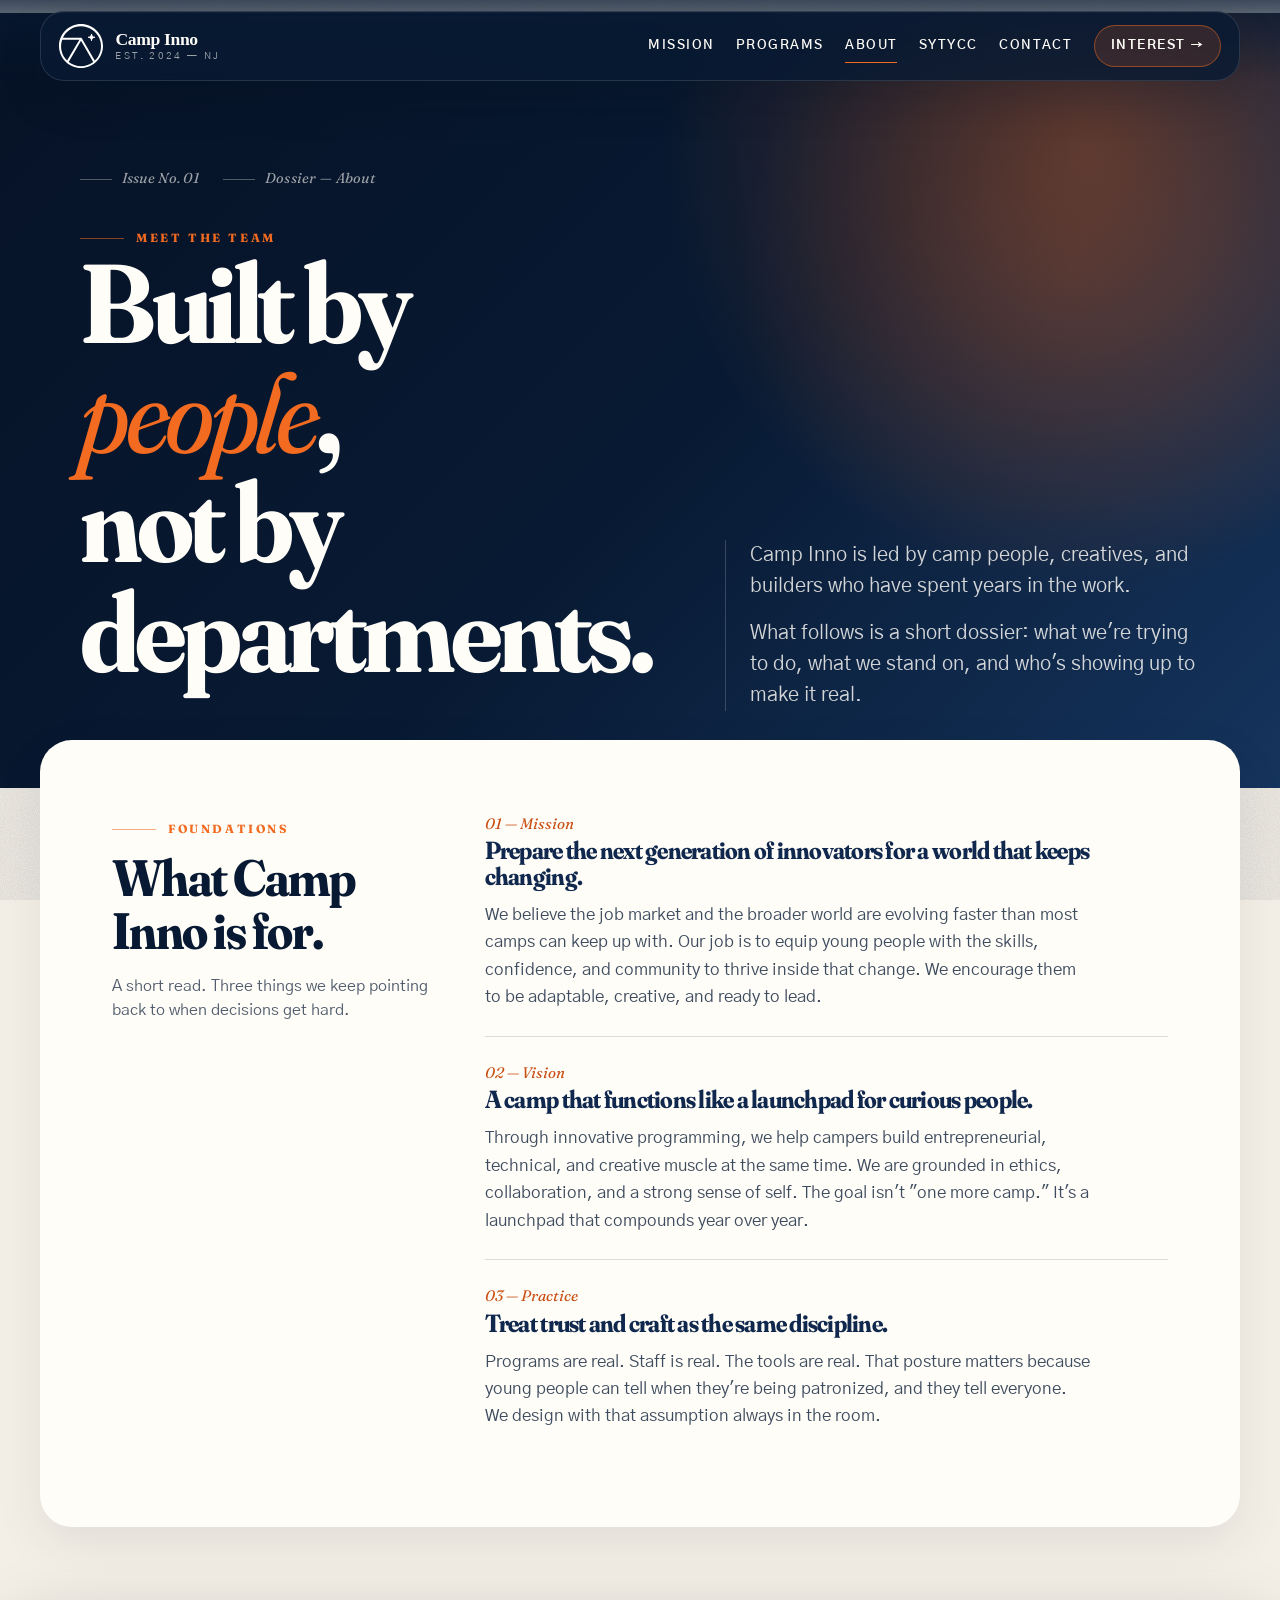
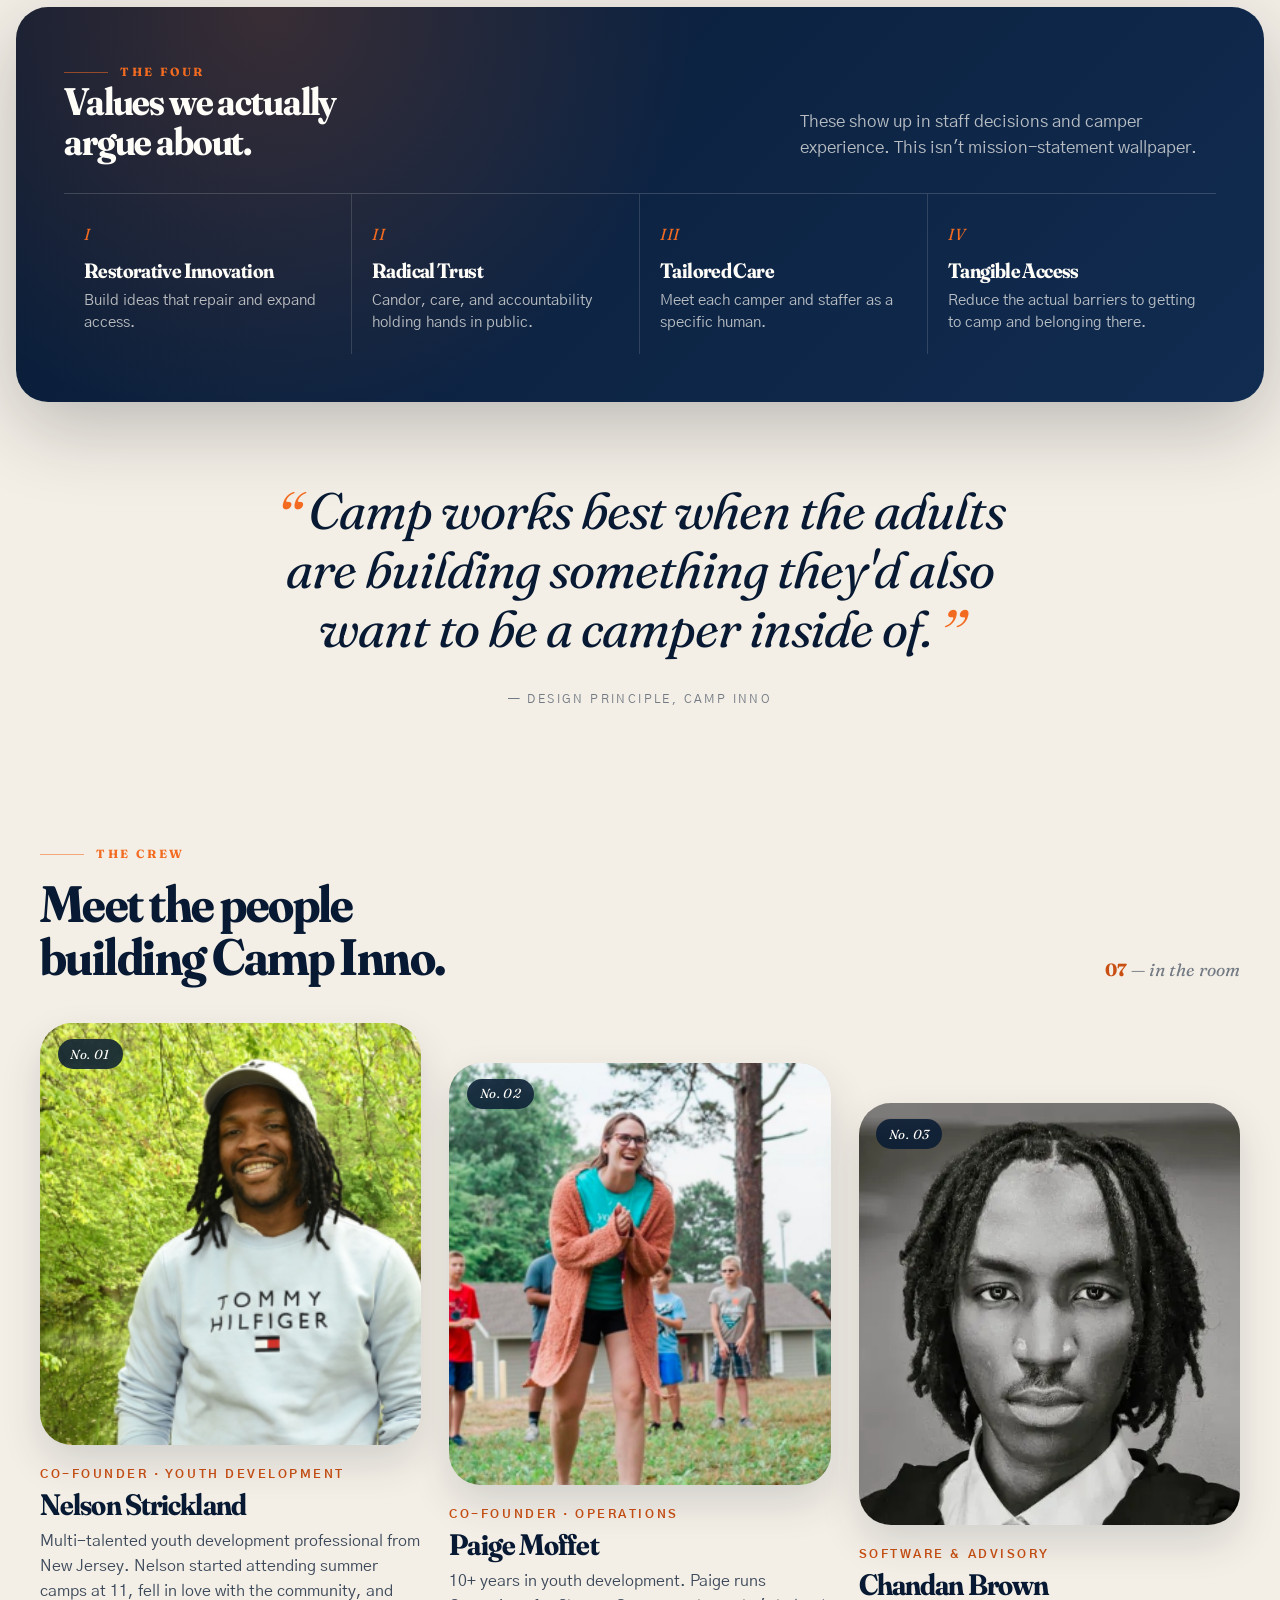
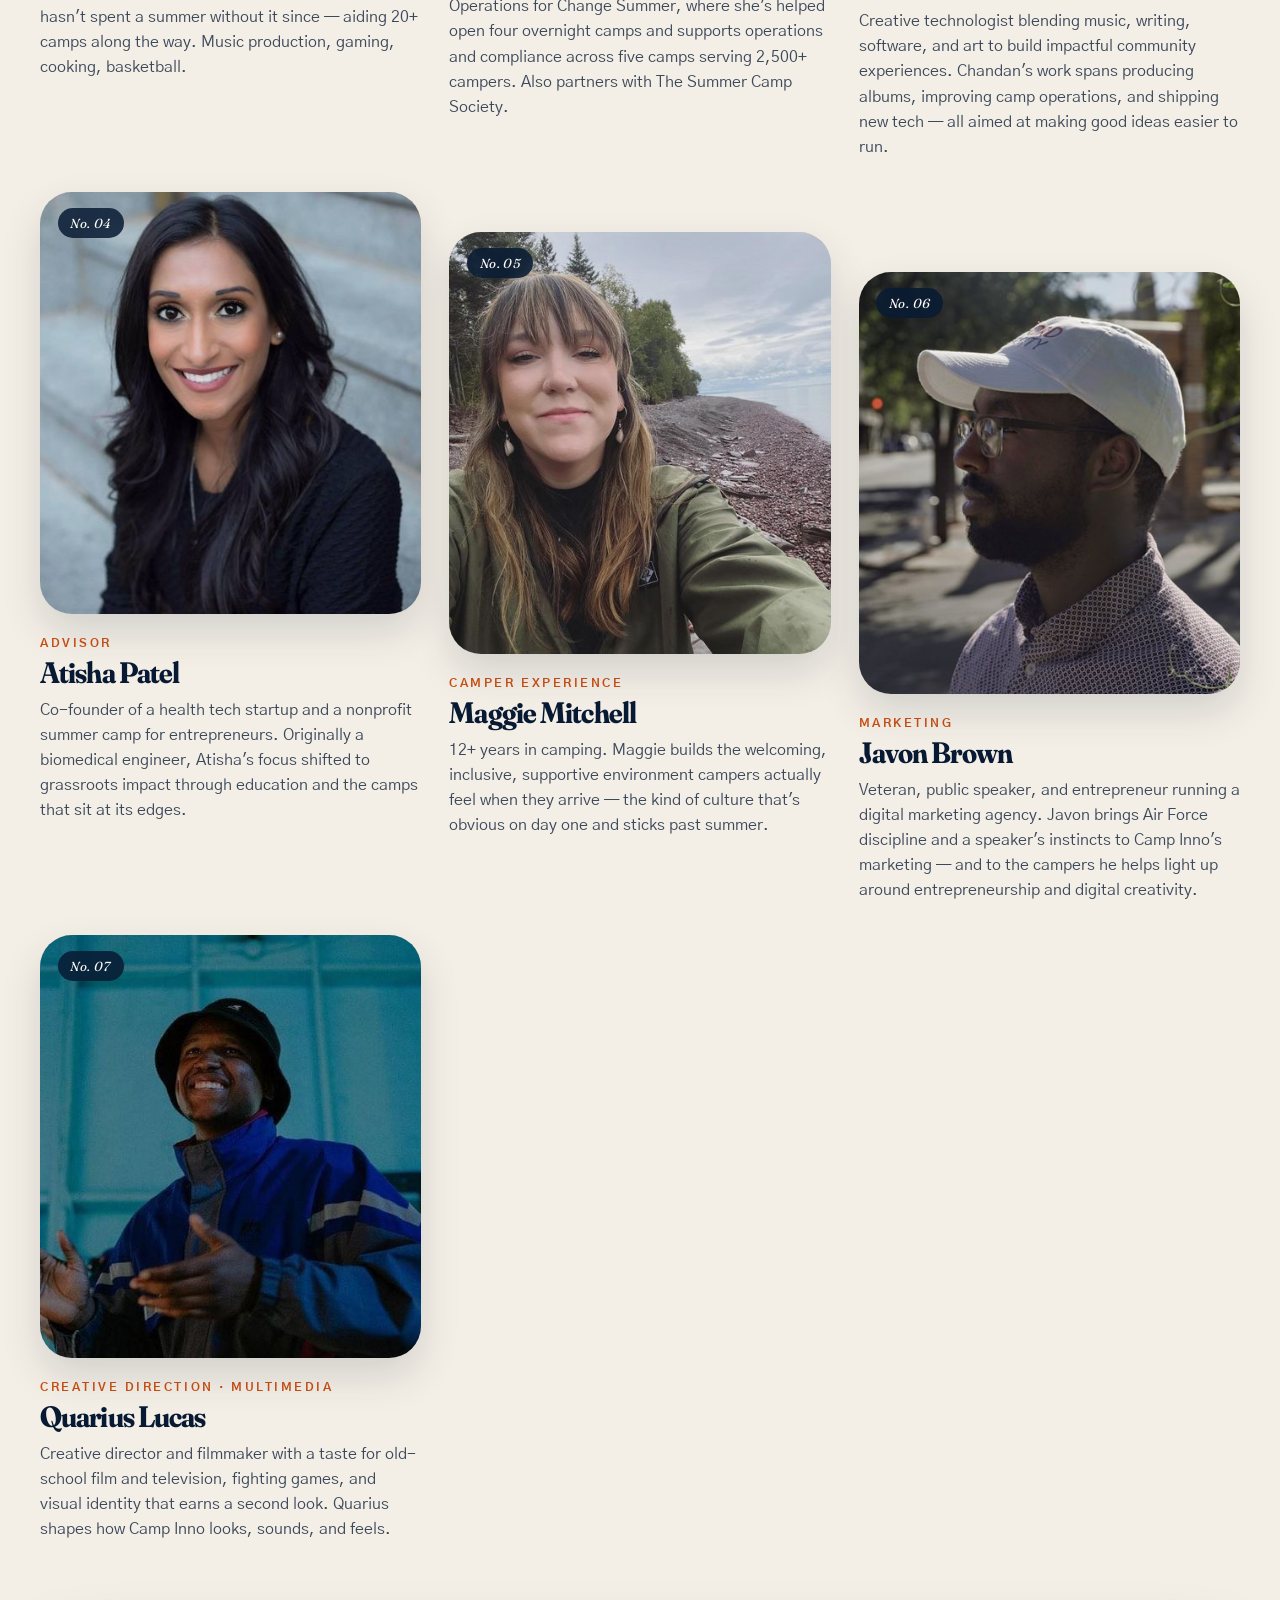
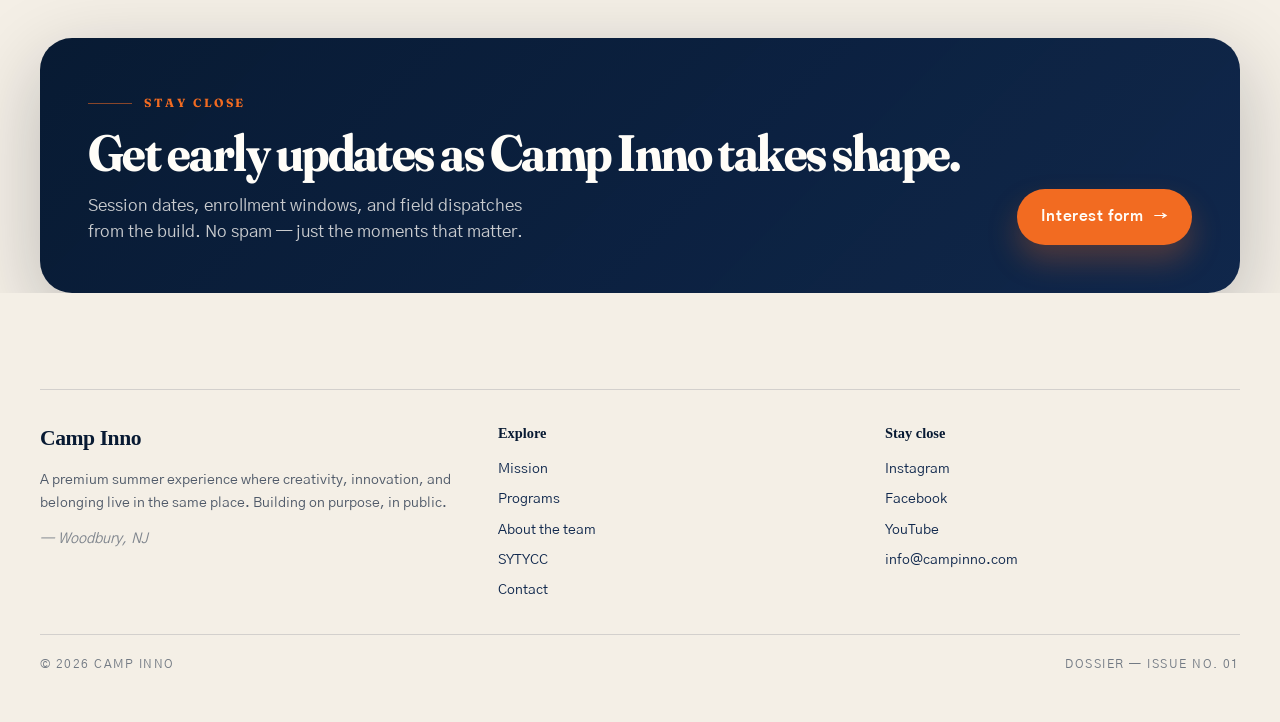
<file: docs/team.html>
<!DOCTYPE html>
<html lang="en">
<head>
  <meta charset="utf-8">
  <title>About Inno — Meet the team</title>
  <meta content="Mission, vision, and the people building Camp Inno: restorative innovation, radical trust, tailored care, and access." name="description">
  <meta content="About Inno — Meet the team" property="og:title">
  <meta content="Mission, vision, and the people building Camp Inno." property="og:description">
  <meta property="og:type" content="website">
  <meta content="summary_large_image" name="twitter:card">
  <meta content="width=device-width, initial-scale=1" name="viewport">
  <link href="images/favicon.png" rel="shortcut icon" type="image/x-icon">
  <link href="images/webclip.png" rel="apple-touch-icon">
  <link href="https://fonts.googleapis.com" rel="preconnect">
  <link href="https://fonts.gstatic.com" rel="preconnect" crossorigin="anonymous">
  <link href="https://fonts.googleapis.com/css2?family=Fraunces:ital,opsz,wght@0,9..144,300..900;1,9..144,300..900&family=Gothic+A1:wght@300;400;500;600;700&display=swap" rel="stylesheet">
  <link href="css/camp-inno.css" rel="stylesheet" type="text/css">
  <script>
    if ('IntersectionObserver' in window) {
      document.documentElement.classList.add('camp-inno-ready');
    }
  </script>
  <style>
    .camp-inno-page h1,
    .camp-inno-page h2,
    .camp-inno-page h3 {
      font-family: "Fraunces", Georgia, "Times New Roman", serif;
      font-variation-settings: "opsz" 140, "SOFT" 50;
    }
    .camp-inno-page .camp-inno-eyebrow,
    .camp-inno-page .camp-inno-marker,
    .camp-inno-page .camp-inno-team-media::after {
      font-family: "Fraunces", Georgia, serif;
    }

    /* About-page specific layouts */
    .about-hero {
      position: relative;
      padding: clamp(7rem, 12vw, 10rem) clamp(1.25rem, 5vw, 4rem) clamp(3rem, 6vw, 5rem);
      margin-top: -4.25rem;
      background:
        radial-gradient(circle at 85% 18%, rgba(242, 107, 33, 0.3), transparent 34%),
        linear-gradient(135deg, #061226 0%, var(--camp-ink) 54%, #15345d 100%);
      color: var(--camp-white);
      overflow: hidden;
      isolation: isolate;
    }
    .about-hero::after {
      content: "";
      position: absolute;
      inset: -10% -10% auto auto;
      width: 42rem;
      height: 42rem;
      background: radial-gradient(circle, rgba(242, 107, 33, 0.15), transparent 70%);
      pointer-events: none;
      z-index: -1;
    }
    .about-hero-inner {
      width: min(calc(100% - 2rem), var(--camp-max));
      margin: 0 auto;
      display: grid;
      grid-template-columns: minmax(0, 1.1fr) minmax(0, 0.9fr);
      gap: clamp(2rem, 5vw, 4.5rem);
      align-items: end;
    }
    .about-hero h1 {
      font-size: clamp(3.4rem, 9vw, 7rem);
      letter-spacing: -0.04em;
      line-height: 0.98;
      margin-bottom: 1.5rem;
      text-wrap: balance;
    }
    .about-hero h1 em {
      font-style: italic;
      color: var(--camp-orange);
      font-weight: 400;
    }
    .about-hero-meta {
      display: flex;
      gap: 1.5rem;
      margin-bottom: 2rem;
      font-family: "Fraunces", Georgia, serif;
      font-style: italic;
      font-size: 0.9rem;
      color: rgba(255, 253, 248, 0.6);
      letter-spacing: 0.02em;
    }
    .about-hero-meta span::before {
      content: "";
      display: inline-block;
      width: 2rem;
      height: 1px;
      margin-right: .6rem;
      vertical-align: middle;
      background: currentColor;
      opacity: .5;
    }
    .about-hero-lede {
      position: relative;
      padding-left: 1.5rem;
      border-left: 1px solid rgba(255, 253, 248, 0.18);
      font-size: clamp(1.05rem, 1.8vw, 1.25rem);
      line-height: 1.55;
      color: rgba(255, 253, 248, 0.82);
      max-width: 32rem;
    }
    .about-hero-lede p + p { margin-top: 1rem; }

    /* Philosophy — two-column editorial */
    .philosophy {
      position: relative;
      margin: -3rem auto 0;
      padding: clamp(2.5rem, 6vw, 4.5rem);
      background: var(--camp-white);
      border-radius: 2rem;
      box-shadow: var(--camp-shadow-soft);
      width: min(calc(100% - 2rem), var(--camp-max));
    }
    .philosophy-grid {
      display: grid;
      grid-template-columns: minmax(0, 0.32fr) minmax(0, 0.68fr);
      gap: clamp(1.5rem, 4vw, 3.5rem);
      align-items: start;
    }
    .philosophy-sticky { position: sticky; top: calc(var(--camp-header-offset) + 1rem); }
    .philosophy-sticky h2 {
      font-size: clamp(2.2rem, 4vw, 3.2rem);
      margin: 0.8rem 0 1rem;
      color: var(--camp-ink);
      text-wrap: balance;
    }
    .philosophy-body h3 {
      margin: 0 0 0.75rem;
      font-size: 1.55rem;
      color: var(--camp-ink-soft);
    }
    .philosophy-body p {
      max-width: 38rem;
      color: rgba(8, 26, 51, 0.78);
      font-size: 1.04rem;
      line-height: 1.65;
    }
    .philosophy-body section { padding: 1.5rem 0; border-top: 1px solid var(--camp-ink-faint); }
    .philosophy-body section:first-child { border-top: 0; padding-top: 0; }
    .philosophy-marker {
      font-family: "Fraunces", Georgia, serif;
      font-style: italic;
      font-size: 0.95rem;
      color: var(--camp-orange-deep);
      margin-bottom: 0.2rem;
    }

    /* Values callout — horizontal ticker */
    .values-band {
      margin: 5rem auto;
      padding: clamp(2rem, 4vw, 3rem) clamp(1.5rem, 4vw, 3rem);
      width: min(calc(100% - 2rem), var(--camp-wide));
      border-radius: 2rem;
      background:
        radial-gradient(circle at 20% 0%, rgba(242, 107, 33, 0.2), transparent 40%),
        linear-gradient(135deg, #091b35, #112c51);
      color: var(--camp-white);
      box-shadow: var(--camp-shadow);
    }
    .values-band-head {
      display: flex;
      justify-content: space-between;
      align-items: end;
      gap: 1.5rem;
      margin-bottom: 2rem;
      flex-wrap: wrap;
    }
    .values-band-head h2 {
      font-size: clamp(1.8rem, 3vw, 2.4rem);
      color: var(--camp-white);
      margin: 0;
      max-width: 28rem;
      text-wrap: balance;
    }
    .values-list {
      display: grid;
      grid-template-columns: repeat(4, minmax(0, 1fr));
      gap: 0;
      margin: 0;
      padding: 0;
      list-style: none;
      border-top: 1px solid rgba(255, 253, 248, 0.16);
    }
    .values-list li {
      padding: 1.75rem 1.25rem 1.25rem;
      border-right: 1px solid rgba(255, 253, 248, 0.14);
      position: relative;
    }
    .values-list li:last-child { border-right: 0; }
    .values-list li::before {
      content: attr(data-n);
      display: block;
      margin-bottom: 0.8rem;
      font-family: "Fraunces", Georgia, serif;
      font-style: italic;
      font-size: 1rem;
      color: var(--camp-orange);
      letter-spacing: 0.04em;
    }
    .values-list li h3 {
      margin: 0 0 0.5rem;
      font-size: 1.3rem;
      color: var(--camp-white);
    }
    .values-list li p {
      font-size: 0.92rem;
      color: rgba(255, 253, 248, 0.7);
      line-height: 1.5;
    }

    /* Team roster — editorial grid */
    .roster {
      padding: 3rem 0 5rem;
    }
    .roster-head {
      display: flex;
      justify-content: space-between;
      align-items: end;
      gap: 2rem;
      flex-wrap: wrap;
      margin-bottom: 2.5rem;
    }
    .roster-head h2 {
      font-size: clamp(2.3rem, 4vw, 3.3rem);
      margin: 0.8rem 0 0;
      color: var(--camp-ink);
      max-width: 32rem;
      text-wrap: balance;
    }
    .roster-count {
      font-family: "Fraunces", Georgia, serif;
      font-style: italic;
      font-size: 1.1rem;
      color: rgba(8, 26, 51, 0.55);
    }
    .roster-count b {
      font-family: "Fraunces", Georgia, serif;
      font-weight: 700;
      font-style: normal;
      color: var(--camp-orange-deep);
    }
    .roster-grid {
      display: grid;
      grid-template-columns: repeat(3, minmax(0, 1fr));
      gap: 2rem 1.75rem;
      counter-reset: camp-person;
    }
    .roster-card {
      position: relative;
      counter-increment: camp-person;
    }
    .roster-card:nth-child(3n + 2) { margin-top: 2.5rem; }
    .roster-card:nth-child(3n + 3) { margin-top: 5rem; }

    .roster-media {
      position: relative;
      overflow: hidden;
      border-radius: 2rem;
      box-shadow: 0 18px 40px rgba(8, 26, 51, 0.14);
      background: var(--camp-stone);
    }
    .roster-media::after {
      counter-increment: none;
      content: "No. 0" counter(camp-person);
      position: absolute;
      top: 1rem;
      left: 1.1rem;
      padding: 0.3rem 0.8rem;
      border-radius: 999px;
      background: rgba(8, 26, 51, 0.85);
      color: var(--camp-white);
      font-family: "Fraunces", Georgia, serif;
      font-style: italic;
      font-size: 0.82rem;
      letter-spacing: 0.03em;
      backdrop-filter: blur(8px);
    }
    .roster-media img {
      width: 100%;
      height: clamp(20rem, 33vw, 28rem);
      object-fit: cover;
      object-position: center;
      transition: transform 700ms cubic-bezier(.2,.8,.2,1);
    }
    .roster-card:hover .roster-media img { transform: scale(1.04); }
    .roster-role {
      margin: 1.3rem 0 0.35rem;
      font-size: 0.72rem;
      font-weight: 700;
      letter-spacing: 0.22em;
      text-transform: uppercase;
      color: var(--camp-orange-deep);
    }
    .roster-card h3 {
      margin: 0 0 0.55rem;
      font-size: 1.85rem;
      color: var(--camp-ink);
    }
    .roster-card p {
      color: rgba(8, 26, 51, 0.78);
      font-size: 0.98rem;
      line-height: 1.6;
      max-width: 24rem;
    }

    /* Pull quote between sections */
    .pull-quote {
      margin: 5rem auto;
      width: min(calc(100% - 2rem), 56rem);
      text-align: center;
      padding: 0 1rem;
    }
    .pull-quote blockquote {
      margin: 0;
      font-family: "Fraunces", Georgia, serif;
      font-style: italic;
      font-size: clamp(1.8rem, 4vw, 3.2rem);
      line-height: 1.15;
      letter-spacing: -0.02em;
      color: var(--camp-ink);
      text-wrap: balance;
    }
    .pull-quote blockquote::before,
    .pull-quote blockquote::after {
      color: var(--camp-orange);
      font-size: 1.3em;
      line-height: 0;
      vertical-align: -0.2em;
    }
    .pull-quote blockquote::before { content: "“"; margin-right: 0.15em; }
    .pull-quote blockquote::after { content: "”"; margin-left: 0.1em; }
    .pull-quote cite {
      display: block;
      margin-top: 2rem;
      font-family: "Gothic A1", sans-serif;
      font-style: normal;
      font-size: 0.75rem;
      letter-spacing: 0.2em;
      text-transform: uppercase;
      color: rgba(8, 26, 51, 0.55);
    }

    @media (max-width: 991px) {
      .about-hero-inner,
      .philosophy-grid,
      .values-list,
      .roster-grid { grid-template-columns: 1fr; }
      .values-list li {
        border-right: 0;
        border-bottom: 1px solid rgba(255, 253, 248, 0.14);
      }
      .values-list li:last-child { border-bottom: 0; }
      .roster-card:nth-child(3n + 2),
      .roster-card:nth-child(3n + 3) { margin-top: 0; }
      .philosophy-sticky { position: static; }
      .philosophy { margin-top: 0; border-radius: 1.5rem; }
    }
    @media (max-width: 767px) {
      .about-hero h1 { font-size: clamp(2.6rem, 14vw, 4rem); }
    }
  </style>
  <script async src="https://www.googletagmanager.com/gtag/js?id=G-7LYBBGSEM7"></script>
  <script>
    window.dataLayer = window.dataLayer || [];
    function gtag(){dataLayer.push(arguments);}
    gtag('js', new Date());
    gtag('config', 'G-7LYBBGSEM7');
  </script>
</head>
<body class="camp-inno-page camp-inno-grain">
  <a href="#main-content" class="skip-link">Skip to main content</a>

  <header class="camp-inno-site-header" data-nav-open="false">
    <div class="camp-inno-nav">
      <a href="inno.html" class="camp-inno-brand">
        <img src="images/white-Outline-Logo.svg" width="44" height="44" alt="">
        <span class="camp-inno-brand-text">
          <strong>Camp Inno</strong>
          <span>Est. 2024 — NJ</span>
        </span>
      </a>
      <button type="button" class="camp-inno-nav-toggle" aria-label="Toggle navigation" aria-expanded="false">
        <span aria-hidden="true"></span>
      </button>
      <nav aria-label="Primary">
        <a href="inno.html#mission">Mission</a>
        <a href="inno.html#programs">Programs</a>
        <a href="team.html" aria-current="page">About</a>
        <a href="index.html">SYTYCC</a>
        <a href="contact.html">Contact</a>
        <a href="https://campinno.notion.site/1c34f41ed81c80c1a0c1eca550016fda?pvs=105" target="_blank" rel="noopener noreferrer" class="camp-inno-nav-cta">Interest&nbsp;→</a>
      </nav>
    </div>
  </header>

  <main id="main-content" class="camp-inno-main">

    <section class="about-hero">
      <div class="about-hero-inner">
        <div>
          <div class="about-hero-meta">
            <span>Issue No. 01</span>
            <span>Dossier — About</span>
          </div>
          <div class="camp-inno-eyebrow" style="color: var(--camp-orange);">Meet the team</div>
          <h1>Built by <em>people</em>, <br>not by departments.</h1>
        </div>
        <div class="about-hero-lede">
          <p>Camp Inno is led by camp people, creatives, and builders who have spent years in the work.</p>
          <p>What follows is a short dossier: what we're trying to do, what we stand on, and who's showing up to make it real.</p>
        </div>
      </div>
    </section>

    <section class="philosophy" id="philosophy" aria-labelledby="philosophy-title">
      <div class="philosophy-grid">
        <div class="philosophy-sticky">
          <div class="camp-inno-eyebrow">Foundations</div>
          <h2 id="philosophy-title">What Camp Inno is for.</h2>
          <p style="color: rgba(8, 26, 51, 0.7); font-size: 0.98rem;">A short read. Three things we keep pointing back to when decisions get hard.</p>
        </div>
        <div class="philosophy-body">
          <section>
            <div class="philosophy-marker">01 — Mission</div>
            <h3>Prepare the next generation of innovators for a world that keeps changing.</h3>
            <p>We believe the job market and the broader world are evolving faster than most camps can keep up with. Our job is to equip young people with the skills, confidence, and community to thrive inside that change. We encourage them to be adaptable, creative, and ready to lead.</p>
          </section>
          <section>
            <div class="philosophy-marker">02 — Vision</div>
            <h3>A camp that functions like a launchpad for curious people.</h3>
            <p>Through innovative programming, we help campers build entrepreneurial, technical, and creative muscle at the same time. We are grounded in ethics, collaboration, and a strong sense of self. The goal isn't "one more camp." It's a launchpad that compounds year over year.</p>
          </section>
          <section>
            <div class="philosophy-marker">03 — Practice</div>
            <h3>Treat trust and craft as the same discipline.</h3>
            <p>Programs are real. Staff is real. The tools are real. That posture matters because young people can tell when they're being patronized, and they tell everyone. We design with that assumption always in the room.</p>
          </section>
        </div>
      </div>
    </section>

    <section class="values-band" aria-labelledby="values-title">
      <div class="values-band-head">
        <div>
          <div class="camp-inno-eyebrow" style="color: var(--camp-orange);">The four</div>
          <h2 id="values-title">Values we actually argue about.</h2>
        </div>
        <p style="max-width: 26rem; color: rgba(255, 253, 248, 0.7);">These show up in staff decisions and camper experience. This isn't mission-statement wallpaper.</p>
      </div>
      <ol class="values-list">
        <li data-n="I"><h3>Restorative Innovation</h3><p>Build ideas that repair and expand access.</p></li>
        <li data-n="II"><h3>Radical Trust</h3><p>Candor, care, and accountability holding hands in public.</p></li>
        <li data-n="III"><h3>Tailored Care</h3><p>Meet each camper and staffer as a specific human.</p></li>
        <li data-n="IV"><h3>Tangible Access</h3><p>Reduce the actual barriers to getting to camp and belonging there.</p></li>
      </ol>
    </section>

    <div class="pull-quote" data-reveal>
      <blockquote>Camp works best when the adults are building something they'd also want to be a camper inside of.</blockquote>
      <cite>— Design principle, Camp Inno</cite>
    </div>

    <section class="roster camp-inno-container" id="roster" aria-labelledby="roster-title">
      <div class="roster-head">
        <div>
          <div class="camp-inno-eyebrow">The crew</div>
          <h2 id="roster-title">Meet the people building Camp Inno.</h2>
        </div>
        <div class="roster-count"><b>07</b> — in the room</div>
      </div>

      <div class="roster-grid">
        <article class="roster-card" data-reveal>
          <div class="roster-media">
            <img src="images/nels.webp" alt="Portrait of Nelson Strickland" loading="lazy">
          </div>
          <div class="roster-role">Co-founder · Youth development</div>
          <h3>Nelson Strickland</h3>
          <p>Multi-talented youth development professional from New Jersey. Nelson started attending summer camps at 11, fell in love with the community, and hasn't spent a summer without it since — aiding 20+ camps along the way. Music production, gaming, cooking, basketball.</p>
        </article>

        <article class="roster-card" data-reveal>
          <div class="roster-media">
            <img src="images/Paige-Moffett.webp" alt="Portrait of Paige Moffet" loading="lazy">
          </div>
          <div class="roster-role">Co-founder · Operations</div>
          <h3>Paige Moffet</h3>
          <p>10+ years in youth development. Paige runs Operations for Change Summer, where she's helped open four overnight camps and supports operations and compliance across five camps serving 2,500+ campers. Also partners with The Summer Camp Society.</p>
        </article>

        <article class="roster-card" data-reveal>
          <div class="roster-media">
            <img src="images/IMG_20231221_012657_604.webp"
                 srcset="images/IMG_20231221_012657_604-p-500.webp 500w, images/IMG_20231221_012657_604-p-800.webp 800w, images/IMG_20231221_012657_604-p-1080.webp 1080w, images/IMG_20231221_012657_604.webp 1440w"
                 sizes="(max-width: 767px) 88vw, (max-width: 991px) 42vw, 360px"
                 alt="Portrait of Chandan Brown" loading="lazy">
          </div>
          <div class="roster-role">Software &amp; advisory</div>
          <h3>Chandan Brown</h3>
          <p>Creative technologist blending music, writing, software, and art to build impactful community experiences. Chandan's work spans producing albums, improving camp operations, and shipping new tech — all aimed at making good ideas easier to run.</p>
        </article>

        <article class="roster-card" data-reveal>
          <div class="roster-media">
            <img src="images/image.jpeg"
                 srcset="images/image-p-500.jpeg 500w, images/image-p-800.jpeg 800w, images/image.jpeg 958w"
                 sizes="(max-width: 767px) 88vw, (max-width: 991px) 42vw, 360px"
                 alt="Portrait of Atisha Patel" loading="lazy">
          </div>
          <div class="roster-role">Advisor</div>
          <h3>Atisha Patel</h3>
          <p>Co-founder of a health tech startup and a nonprofit summer camp for entrepreneurs. Originally a biomedical engineer, Atisha's focus shifted to grassroots impact through education and the camps that sit at its edges.</p>
        </article>

        <article class="roster-card" data-reveal>
          <div class="roster-media">
            <img src="images/image-2.jpeg"
                 srcset="images/image-2-p-500.jpeg 500w, images/image-2-p-800.jpeg 800w, images/image-2-p-1080.jpeg 1080w, images/image-2.jpeg 1440w"
                 sizes="(max-width: 767px) 88vw, (max-width: 991px) 42vw, 360px"
                 alt="Portrait of Maggie Mitchell" loading="lazy">
          </div>
          <div class="roster-role">Camper experience</div>
          <h3>Maggie Mitchell</h3>
          <p>12+ years in camping. Maggie builds the welcoming, inclusive, supportive environment campers actually feel when they arrive — the kind of culture that's obvious on day one and sticks past summer.</p>
        </article>

        <article class="roster-card" data-reveal>
          <div class="roster-media">
            <img src="images/image-1.jpeg"
                 srcset="images/image-1-p-500.jpeg 500w, images/image-1-p-800.jpeg 800w, images/image-1.jpeg 1080w"
                 sizes="(max-width: 767px) 88vw, (max-width: 991px) 42vw, 360px"
                 alt="Portrait of Javon Brown" loading="lazy">
          </div>
          <div class="roster-role">Marketing</div>
          <h3>Javon Brown</h3>
          <p>Veteran, public speaker, and entrepreneur running a digital marketing agency. Javon brings Air Force discipline and a speaker's instincts to Camp Inno's marketing — and to the campers he helps light up around entrepreneurship and digital creativity.</p>
        </article>

        <article class="roster-card" data-reveal>
          <div class="roster-media">
            <img src="images/Q.jpg"
                 srcset="images/Q-p-500.jpg 500w, images/Q.jpg 611w"
                 sizes="(max-width: 767px) 88vw, (max-width: 991px) 42vw, 360px"
                 alt="Portrait of Quarius Lucas" loading="lazy">
          </div>
          <div class="roster-role">Creative direction · Multimedia</div>
          <h3>Quarius Lucas</h3>
          <p>Creative director and filmmaker with a taste for old-school film and television, fighting games, and visual identity that earns a second look. Quarius shapes how Camp Inno looks, sounds, and feels.</p>
        </article>
      </div>
    </section>

    <section class="camp-inno-interest camp-inno-container" aria-labelledby="interest-title">
      <div>
        <div class="camp-inno-eyebrow" style="color: var(--camp-orange);">Stay close</div>
        <h2 id="interest-title">Get early updates as Camp Inno takes shape.</h2>
        <p>Session dates, enrollment windows, and field dispatches from the build. No spam — just the moments that matter.</p>
      </div>
      <div>
        <a href="https://campinno.notion.site/1c34f41ed81c80c1a0c1eca550016fda?pvs=105" target="_blank" rel="noopener noreferrer" class="camp-inno-button camp-inno-button-primary">Interest form <span class="arrow" aria-hidden="true">→</span></a>
      </div>
    </section>
  </main>

  <footer class="camp-inno-footer camp-inno-container">
    <div class="camp-inno-footer-grid">
      <div class="camp-inno-footer-brand">
        <strong>Camp Inno</strong>
        <p>A premium summer experience where creativity, innovation, and belonging live in the same place. Building on purpose, in public.</p>
        <p style="font-style:italic;opacity:.7">— Woodbury, NJ</p>
      </div>
      <div class="camp-inno-footer-links">
        <strong style="color:var(--camp-ink);font-family:Georgia,serif;margin-bottom:.35rem">Explore</strong>
        <a href="inno.html#mission">Mission</a>
        <a href="inno.html#programs">Programs</a>
        <a href="team.html">About the team</a>
        <a href="index.html">SYTYCC</a>
        <a href="contact.html">Contact</a>
      </div>
      <div class="camp-inno-footer-links">
        <strong style="color:var(--camp-ink);font-family:Georgia,serif;margin-bottom:.35rem">Stay close</strong>
        <a href="https://www.instagram.com/campinno2024/" target="_blank" rel="noopener noreferrer">Instagram</a>
        <a href="https://www.facebook.com/people/Camp-Inno/61555396717012/" target="_blank" rel="noopener noreferrer">Facebook</a>
        <a href="https://www.youtube.com/@CampInno2024" target="_blank" rel="noopener noreferrer">YouTube</a>
        <a href="mailto:info@campinno.com">info@campinno.com</a>
      </div>
    </div>
    <div class="camp-inno-footer-bottom">
      <span>© <span id="camp-year">2026</span> Camp Inno</span>
      <span>Dossier — Issue No. 01</span>
    </div>
  </footer>

  <script>
    (function() {
      const header = document.querySelector('.camp-inno-site-header');
      const btn = header && header.querySelector('.camp-inno-nav-toggle');
      if (!header || !btn) return;
      btn.addEventListener('click', () => {
        const open = header.getAttribute('data-nav-open') === 'true';
        header.setAttribute('data-nav-open', String(!open));
        btn.setAttribute('aria-expanded', String(!open));
      });
      header.querySelectorAll('nav a').forEach((a) => {
        a.addEventListener('click', () => {
          header.setAttribute('data-nav-open', 'false');
          btn.setAttribute('aria-expanded', 'false');
        });
      });
    })();

    (function() {
      const items = document.querySelectorAll('[data-reveal]');
      if ('IntersectionObserver' in window && items.length) {
        const io = new IntersectionObserver((entries, o) => {
          entries.forEach((e) => {
            if (!e.isIntersecting) return;
            e.target.classList.add('is-visible');
            o.unobserve(e.target);
          });
        }, { threshold: 0.15 });
        items.forEach((el) => io.observe(el));
      } else {
        items.forEach((el) => el.classList.add('is-visible'));
      }
    })();

    document.getElementById('camp-year').textContent = new Date().getFullYear();
  </script>
</body>
</html>
</file>
<file: docs/css/camp-inno.css>
/* Camp Inno — shared design system
   Editorial summer zine: warm paper, deep ink, tangerine punctuation. */

:root {
  --camp-ink: #081a33;
  --camp-ink-soft: #10284d;
  --camp-ink-faint: rgba(8, 26, 51, 0.14);
  --camp-orange: #f26b21;
  --camp-orange-deep: #c94e12;
  --camp-orange-soft: rgba(242, 107, 33, 0.14);
  --camp-sand: #f4efe6;
  --camp-sand-deep: #ebe3d2;
  --camp-stone: #d8d0c3;
  --camp-white: #fffdf8;
  --camp-max: 1200px;
  --camp-wide: 1320px;
  --camp-shadow: 0 24px 80px rgba(4, 14, 29, 0.24);
  --camp-shadow-soft: 0 18px 50px rgba(8, 26, 51, 0.08);
  --camp-radius: 1.75rem;
  --camp-radius-sm: 1.25rem;
}

/* Grain texture — data URI SVG, low overhead */
.camp-inno-grain::before {
  content: "";
  position: fixed;
  inset: 0;
  pointer-events: none;
  z-index: 1;
  opacity: 0.35;
  mix-blend-mode: multiply;
  background-image: url("data:image/svg+xml;utf8,<svg xmlns='http://www.w3.org/2000/svg' width='220' height='220'><filter id='n'><feTurbulence type='fractalNoise' baseFrequency='0.9' numOctaves='2' stitchTiles='stitch'/><feColorMatrix values='0 0 0 0 0.03 0 0 0 0 0.06 0 0 0 0 0.12 0 0 0 0.9 0'/></filter><rect width='100%25' height='100%25' filter='url(%23n)' opacity='0.45'/></svg>");
}

html.camp-inno-ready body { scroll-behavior: smooth; }

body.camp-inno-home,
body.camp-inno-page {
  margin: 0;
  background: var(--camp-sand);
  color: var(--camp-ink);
  font-family: "Gothic A1", "Helvetica Neue", Helvetica, sans-serif;
  font-size: 17px;
  line-height: 1.55;
  -webkit-font-smoothing: antialiased;
}

.camp-inno-home *,
.camp-inno-page *,
.camp-inno-home *::before,
.camp-inno-page *::before,
.camp-inno-home *::after,
.camp-inno-page *::after { box-sizing: border-box; }

.camp-inno-home,
.camp-inno-page { --camp-header-offset: 7rem; }

.camp-inno-home button,
.camp-inno-page button,
.camp-inno-home input,
.camp-inno-page input,
.camp-inno-home select,
.camp-inno-page select,
.camp-inno-home textarea,
.camp-inno-page textarea { font-family: inherit; }

.camp-inno-home h1,
.camp-inno-home h2,
.camp-inno-home h3,
.camp-inno-page h1,
.camp-inno-page h2,
.camp-inno-page h3 {
  margin-top: 0;
  font-family: Georgia, "Times New Roman", serif;
  font-weight: 700;
  line-height: 1.04;
  letter-spacing: -0.03em;
}

.camp-inno-home p,
.camp-inno-page p { margin: 0; }

.camp-inno-home a,
.camp-inno-page a { color: inherit; text-decoration: none; }

.camp-inno-home img,
.camp-inno-page img,
.camp-inno-home video,
.camp-inno-page video { display: block; max-width: 100%; }

.camp-inno-main {
  position: relative;
  z-index: 2;
  overflow: clip;
  scroll-margin-top: var(--camp-header-offset);
}

.camp-inno-main [id] { scroll-margin-top: var(--camp-header-offset); }

/* Eyebrow — tracked uppercase label with hairline */
.camp-inno-eyebrow {
  display: inline-flex;
  align-items: center;
  gap: 0.75rem;
  font-size: 0.74rem;
  font-weight: 700;
  letter-spacing: 0.22em;
  text-transform: uppercase;
  color: var(--camp-orange);
}

.camp-inno-eyebrow::before {
  content: "";
  width: 2.75rem;
  height: 1px;
  background: currentColor;
  opacity: 0.55;
}

.camp-inno-eyebrow-ink { color: var(--camp-ink-soft); }

/* Editorial marginal number — "01 / 05" motif */
.camp-inno-marker {
  font-family: Georgia, "Times New Roman", serif;
  font-style: italic;
  font-size: 0.95rem;
  color: rgba(8, 26, 51, 0.45);
  letter-spacing: 0.04em;
}

/* Skip link */
.skip-link {
  position: absolute;
  top: 1rem;
  left: 1rem;
  z-index: 100;
  padding: 0.8rem 1rem;
  border-radius: 999px;
  background: var(--camp-white);
  color: var(--camp-ink);
  transform: translateY(-140%);
  transition: transform 180ms ease;
}
.skip-link:focus { transform: translateY(0); }

/* Site header / nav */
.camp-inno-site-header {
  position: sticky;
  top: 0;
  z-index: 40;
  padding: 0.7rem 0 0;
  background: linear-gradient(180deg, rgba(8, 26, 51, 0.76), rgba(8, 26, 51, 0));
}
.camp-inno-site-header .camp-inno-nav {
  width: min(calc(100% - 2rem), var(--camp-max));
  margin: 0 auto;
  padding: 0.75rem 1.1rem;
  display: flex;
  align-items: center;
  gap: 1.25rem;
  border: 1px solid rgba(255, 253, 248, 0.12);
  border-radius: 1.5rem;
  background: rgba(8, 26, 51, 0.8);
  box-shadow: 0 18px 40px rgba(4, 14, 29, 0.2);
  backdrop-filter: blur(18px);
  -webkit-backdrop-filter: blur(18px);
}
.camp-inno-site-header .camp-inno-brand {
  display: flex;
  align-items: center;
  gap: 0.8rem;
  min-width: 0;
}
.camp-inno-site-header .camp-inno-brand img {
  width: 44px;
  height: 44px;
  object-fit: contain;
}
.camp-inno-site-header .camp-inno-brand-text {
  display: flex;
  flex-direction: column;
  line-height: 1;
  color: var(--camp-white);
}
.camp-inno-site-header .camp-inno-brand-text strong {
  font-family: Georgia, serif;
  font-weight: 700;
  font-size: 1.1rem;
  letter-spacing: -0.02em;
}
.camp-inno-site-header .camp-inno-brand-text span {
  margin-top: 0.2rem;
  font-size: 0.62rem;
  letter-spacing: 0.24em;
  text-transform: uppercase;
  color: rgba(255, 253, 248, 0.6);
}
.camp-inno-site-header nav {
  display: flex;
  align-items: center;
  gap: 1.35rem;
  margin-left: auto;
  flex-wrap: wrap;
}
.camp-inno-site-header nav a {
  position: relative;
  color: var(--camp-white);
  font-size: 0.82rem;
  font-weight: 600;
  letter-spacing: 0.11em;
  text-transform: uppercase;
  transition: color 180ms ease, transform 180ms ease;
}
.camp-inno-site-header nav a:hover { color: var(--camp-orange); transform: translateY(-1px); }
.camp-inno-site-header nav a[aria-current="page"]::after {
  content: "";
  position: absolute;
  left: 0;
  right: 0;
  bottom: -0.4rem;
  height: 1px;
  background: var(--camp-orange);
}
.camp-inno-site-header .camp-inno-nav-cta {
  padding: 0.6rem 1rem;
  border: 1px solid rgba(242, 107, 33, 0.5);
  border-radius: 999px;
  background: rgba(242, 107, 33, 0.16);
  font-weight: 700;
}
.camp-inno-site-header .camp-inno-nav-cta:hover {
  background: rgba(242, 107, 33, 0.28);
  border-color: var(--camp-orange);
  color: var(--camp-white);
}
.camp-inno-site-header .camp-inno-nav-toggle {
  display: none;
  align-items: center;
  justify-content: center;
  width: 44px;
  height: 44px;
  margin-left: auto;
  padding: 0;
  border: 1px solid rgba(255, 253, 248, 0.2);
  border-radius: 0.9rem;
  background: transparent;
  color: var(--camp-white);
  cursor: pointer;
}
.camp-inno-site-header .camp-inno-nav-toggle span,
.camp-inno-site-header .camp-inno-nav-toggle span::before,
.camp-inno-site-header .camp-inno-nav-toggle span::after {
  display: block;
  width: 18px;
  height: 1.5px;
  background: currentColor;
}
.camp-inno-site-header .camp-inno-nav-toggle span { position: relative; }
.camp-inno-site-header .camp-inno-nav-toggle span::before,
.camp-inno-site-header .camp-inno-nav-toggle span::after {
  content: "";
  position: absolute;
  left: 0;
}
.camp-inno-site-header .camp-inno-nav-toggle span::before { top: -6px; }
.camp-inno-site-header .camp-inno-nav-toggle span::after { top: 6px; }

/* Buttons */
.camp-inno-button {
  display: inline-flex;
  align-items: center;
  justify-content: center;
  gap: 0.6rem;
  min-height: 3.5rem;
  padding: 0.95rem 1.4rem;
  border-radius: 999px;
  border: 1px solid transparent;
  font-size: 0.92rem;
  font-weight: 700;
  letter-spacing: 0.04em;
  cursor: pointer;
  transition:
    transform 180ms ease,
    box-shadow 180ms ease,
    border-color 180ms ease,
    background-color 180ms ease,
    color 180ms ease;
}
.camp-inno-button:hover { transform: translateY(-2px); }
.camp-inno-button .arrow {
  display: inline-block;
  transition: transform 220ms ease;
}
.camp-inno-button:hover .arrow { transform: translateX(3px); }

.camp-inno-button-primary {
  background: var(--camp-orange);
  color: var(--camp-white);
  box-shadow: 0 16px 30px rgba(242, 107, 33, 0.28);
}
.camp-inno-button-primary:hover {
  background: var(--camp-orange-deep);
  box-shadow: 0 18px 38px rgba(201, 78, 18, 0.36);
}
.camp-inno-button-secondary {
  border-color: rgba(255, 253, 248, 0.32);
  background: rgba(255, 253, 248, 0.08);
  color: var(--camp-white);
}
.camp-inno-button-secondary:hover {
  border-color: rgba(242, 107, 33, 0.55);
  background: rgba(242, 107, 33, 0.12);
  color: var(--camp-orange);
}
.camp-inno-button-ink {
  border-color: rgba(8, 26, 51, 0.18);
  background: transparent;
  color: var(--camp-ink);
}
.camp-inno-button-ink:hover {
  border-color: var(--camp-orange);
  color: var(--camp-orange-deep);
}

/* Reveal animation */
[data-reveal] { opacity: 1; transform: none; transition: opacity 520ms ease, transform 520ms ease; }
.camp-inno-ready [data-reveal] { opacity: 0; transform: translateY(20px); }
.camp-inno-ready [data-reveal].is-visible { opacity: 1; transform: translateY(0); }

/* Section scaffolding */
.camp-inno-container {
  width: min(calc(100% - 2rem), var(--camp-max));
  margin: 0 auto;
}
.camp-inno-container-wide {
  width: min(calc(100% - 2rem), var(--camp-wide));
  margin: 0 auto;
}

.camp-inno-section-head {
  max-width: 42rem;
  margin-bottom: 2.5rem;
}
.camp-inno-section-head h2 {
  margin: 0.9rem 0 1rem;
  font-size: clamp(2.3rem, 4vw, 3.5rem);
  color: var(--camp-ink);
  text-wrap: balance;
}
.camp-inno-section-head p {
  font-size: 1.05rem;
  color: rgba(8, 26, 51, 0.78);
  max-width: 38rem;
}

/* HERO — shared bones */
.camp-inno-hero {
  position: relative;
  display: grid;
  grid-template-columns: minmax(0, 1.2fr) minmax(320px, 0.8fr);
  gap: clamp(1.5rem, 4vw, 3.5rem);
  align-items: end;
  width: 100%;
  min-height: calc(100vh - 2rem);
  margin: -4.25rem 0 0;
  padding: clamp(6.5rem, 12vw, 8.5rem) clamp(1.25rem, 5vw, 4rem) 4rem;
  background:
    radial-gradient(circle at top right, rgba(242, 107, 33, 0.28), transparent 32%),
    linear-gradient(135deg, #061226 0%, var(--camp-ink) 52%, #15345d 100%);
  color: var(--camp-white);
  overflow: hidden;
  isolation: isolate;
}
.camp-inno-hero::before {
  content: "";
  position: absolute;
  inset: auto -10% -35% 40%;
  height: 24rem;
  background: radial-gradient(circle, rgba(242, 107, 33, 0.18), transparent 68%);
  pointer-events: none;
  z-index: -1;
}
.camp-inno-hero-meta {
  position: absolute;
  top: clamp(6rem, 10vw, 7.5rem);
  left: clamp(1.25rem, 5vw, 4rem);
  display: flex;
  align-items: center;
  gap: 1rem;
  font-family: Georgia, serif;
  font-style: italic;
  font-size: 0.85rem;
  color: rgba(255, 253, 248, 0.6);
  letter-spacing: 0.02em;
}
.camp-inno-hero-meta::before {
  content: "";
  width: 2.25rem;
  height: 1px;
  background: currentColor;
  opacity: 0.5;
}

.camp-inno-hero-frame { display: contents; }

.camp-inno-hero-media {
  position: relative;
  width: calc(100% + clamp(3rem, 9vw, 10rem));
  height: clamp(27rem, 39vw, 35.5rem);
  max-height: 51vh;
  border-radius: 2rem;
  overflow: hidden;
  box-shadow: var(--camp-shadow);
}
.camp-inno-hero-media::after {
  content: "";
  position: absolute;
  inset: 0;
  background: linear-gradient(180deg, rgba(8, 26, 51, 0) 28%, rgba(8, 26, 51, 0.44) 100%);
  pointer-events: none;
}
.camp-inno-hero-image {
  width: 100%;
  height: 100%;
  object-fit: cover;
  object-position: center;
}
.camp-inno-hero-copy {
  position: relative;
  width: calc(100% + clamp(3rem, 9vw, 10rem));
  min-height: clamp(37rem, 53vw, 48rem);
  margin-left: calc(-1 * clamp(3rem, 9vw, 10rem));
  justify-self: stretch;
  display: flex;
  flex-direction: column;
  padding: clamp(1.5rem, 4vw, 3.25rem);
  border: 1px solid rgba(255, 253, 248, 0.12);
  border-radius: 1.75rem;
  background: linear-gradient(180deg, rgba(255, 253, 248, 0.12), rgba(255, 253, 248, 0.04));
  backdrop-filter: blur(10px);
  -webkit-backdrop-filter: blur(10px);
  box-shadow: 0 18px 50px rgba(3, 10, 20, 0.18);
}
.camp-inno-hero-copy h1 {
  margin-bottom: clamp(1rem, 2vw, 1.75rem);
  font-size: clamp(3rem, 8.5vw, 7rem);
  text-wrap: balance;
}
.camp-inno-hero-copy h1 em {
  font-style: italic;
  color: var(--camp-orange);
  font-weight: 400;
}
.camp-inno-hero-copy p {
  max-width: clamp(28rem, 38vw, 44rem);
  font-size: clamp(1.02rem, 1.45vw, 1.45rem);
  color: rgba(255, 253, 248, 0.84);
}
.camp-inno-hero-actions {
  display: flex;
  flex-wrap: wrap;
  gap: clamp(0.75rem, 1vw, 1.1rem);
  margin-top: clamp(1.5rem, 3vw, 2.75rem);
}

/* Editorial panel — white card floating up into dark hero */
.camp-inno-panel {
  position: relative;
  margin-top: -4rem;
  padding: clamp(2.5rem, 6vw, 4rem);
  border-radius: 2rem;
  background: var(--camp-white);
  box-shadow: var(--camp-shadow-soft);
}

/* Values / info card grid */
.camp-inno-values-grid {
  display: grid;
  grid-template-columns: repeat(2, minmax(0, 1fr));
  gap: 1.1rem;
  counter-reset: camp-value;
}
.camp-inno-values-grid article {
  position: relative;
  padding: 2rem 1.6rem 1.85rem;
  border: 1px solid rgba(8, 26, 51, 0.08);
  border-radius: 1.5rem;
  background: linear-gradient(180deg, rgba(244, 239, 230, 0.55), rgba(255, 253, 248, 0.94));
  counter-increment: camp-value;
  overflow: hidden;
}
.camp-inno-values-grid article::before {
  content: "0" counter(camp-value);
  position: absolute;
  top: 1rem;
  right: 1.25rem;
  font-family: Georgia, serif;
  font-style: italic;
  font-size: 0.95rem;
  color: var(--camp-orange);
  letter-spacing: 0.04em;
}
.camp-inno-values-grid h3 {
  margin-bottom: 0.75rem;
  font-size: 1.55rem;
  color: var(--camp-ink-soft);
}
.camp-inno-values-grid p { color: rgba(8, 26, 51, 0.78); }

/* Program tracks — staircase */
.camp-inno-programs {
  position: relative;
  padding: 5.5rem 0 2rem;
}
.camp-inno-program-grid {
  display: grid;
  grid-template-columns: repeat(3, minmax(0, 1fr));
  gap: 1.5rem;
  counter-reset: camp-program;
  align-items: end;
}
.camp-inno-program {
  position: relative;
  display: flex;
  flex-direction: column;
  justify-content: flex-end;
  min-height: 22rem;
  padding: 5.25rem 1.85rem 2rem;
  border-top: 4px solid var(--camp-orange);
  border-right: 1px solid rgba(8, 26, 51, 0.08);
  border-bottom: 1px solid rgba(8, 26, 51, 0.08);
  border-left: 1px solid rgba(8, 26, 51, 0.08);
  border-radius: 1.8rem;
  background: linear-gradient(180deg, rgba(255, 253, 248, 0.35), rgba(255, 253, 248, 0.95));
  box-shadow: 0 18px 50px rgba(8, 26, 51, 0.06);
  overflow: hidden;
}
.camp-inno-program::before {
  counter-increment: camp-program;
  content: "0" counter(camp-program);
  position: absolute;
  top: 1rem;
  left: 1.4rem;
  font-family: Georgia, serif;
  font-size: 5rem;
  line-height: 1;
  color: rgba(8, 26, 51, 0.08);
}
.camp-inno-program:nth-child(2) { transform: translateY(2rem); }
.camp-inno-program:nth-child(3) { transform: translateY(4rem); }
.camp-inno-program h3 {
  margin-bottom: 0.9rem;
  font-size: 2rem;
  color: var(--camp-ink);
}
.camp-inno-program p { max-width: 17rem; color: rgba(8, 26, 51, 0.8); }
.camp-inno-program-tag {
  margin-bottom: 1rem;
  font-family: Georgia, serif;
  font-style: italic;
  font-size: 0.85rem;
  color: var(--camp-orange-deep);
}

/* Motion / atmosphere band */
.camp-inno-motion {
  position: relative;
  display: grid;
  grid-template-columns: minmax(0, 0.82fr) minmax(0, 1.18fr);
  gap: clamp(1.5rem, 4vw, 3rem);
  align-items: stretch;
  width: min(calc(100% - 2rem), var(--camp-wide));
  margin: 6rem auto;
  padding: clamp(1.5rem, 3vw, 2rem);
  border-radius: 2.25rem;
  background:
    radial-gradient(circle at left center, rgba(242, 107, 33, 0.18), transparent 32%),
    linear-gradient(135deg, #091b35 0%, #112c51 100%);
  color: var(--camp-white);
  box-shadow: var(--camp-shadow);
  overflow: hidden;
}
.camp-inno-motion-copy {
  display: flex;
  flex-direction: column;
  justify-content: center;
  padding: 1.5rem;
}
.camp-inno-motion-copy p {
  max-width: 26rem;
  font-size: clamp(1.2rem, 2.2vw, 1.6rem);
  line-height: 1.4;
  color: rgba(255, 253, 248, 0.88);
  margin-top: 1rem;
}
.camp-inno-motion-copy blockquote {
  margin: 0;
  font-family: Georgia, serif;
  font-style: italic;
  font-size: clamp(1.6rem, 2.8vw, 2.1rem);
  line-height: 1.18;
  letter-spacing: -0.02em;
  color: var(--camp-white);
}
.camp-inno-motion-copy cite {
  display: block;
  margin-top: 1rem;
  font-family: "Gothic A1", sans-serif;
  font-style: normal;
  font-size: 0.75rem;
  letter-spacing: 0.2em;
  text-transform: uppercase;
  color: rgba(255, 253, 248, 0.6);
}
.camp-inno-motion-video {
  width: 100%;
  height: 100%;
  aspect-ratio: 16 / 10;
  min-height: 25rem;
  border: 1px solid rgba(255, 253, 248, 0.12);
  border-radius: 1.6rem;
  object-fit: cover;
  box-shadow: 0 18px 60px rgba(0, 0, 0, 0.25);
}

/* Team — editorial portraits */
.camp-inno-team {
  padding: 1rem 0 5.5rem;
}
.camp-inno-team-grid {
  display: grid;
  grid-template-columns: repeat(3, minmax(15rem, 1fr));
  gap: 1.75rem;
  align-items: start;
  counter-reset: camp-person;
}
.camp-inno-team-card {
  position: relative;
  min-width: 0;
  counter-increment: camp-person;
}
.camp-inno-team-card:nth-child(3n + 2) { margin-top: 2.25rem; }
.camp-inno-team-card:nth-child(3n + 3) { margin-top: 4.5rem; }
.camp-inno-team-media {
  position: relative;
  overflow: hidden;
  border-radius: 2rem;
  box-shadow: 0 18px 40px rgba(8, 26, 51, 0.12);
}
.camp-inno-team-media::after {
  counter-increment: none;
  content: "0" counter(camp-person);
  position: absolute;
  top: 1rem;
  left: 1.25rem;
  padding: 0.25rem 0.75rem;
  border-radius: 999px;
  background: rgba(8, 26, 51, 0.82);
  color: var(--camp-white);
  font-family: Georgia, serif;
  font-style: italic;
  font-size: 0.85rem;
}
.camp-inno-team-image {
  width: 100%;
  height: clamp(19rem, 32vw, 27rem);
  object-fit: cover;
  object-position: center;
  transition: transform 600ms cubic-bezier(.2,.8,.2,1);
}
.camp-inno-team-card:hover .camp-inno-team-image { transform: scale(1.03); }
.camp-inno-team-role {
  margin: 1.3rem 0 0.35rem;
  font-size: 0.72rem;
  letter-spacing: 0.22em;
  text-transform: uppercase;
  color: var(--camp-orange-deep);
}
.camp-inno-team-card h3 {
  margin: 0 0 0.55rem;
  font-size: 1.85rem;
  color: var(--camp-ink);
}
.camp-inno-team-card p {
  max-width: 22rem;
  color: rgba(8, 26, 51, 0.78);
  font-size: 0.98rem;
}

/* Text link with hairline underline */
.camp-inno-text-link {
  display: inline-flex;
  gap: 0.5rem;
  margin-top: 2.5rem;
  padding-bottom: 0.3rem;
  border-bottom: 1px solid rgba(242, 107, 33, 0.45);
  font-size: 0.88rem;
  font-weight: 700;
  letter-spacing: 0.12em;
  text-transform: uppercase;
  color: var(--camp-orange-deep);
  transition: color 180ms ease, border-color 180ms ease, transform 180ms ease;
}
.camp-inno-text-link:hover {
  color: var(--camp-orange);
  border-color: var(--camp-orange);
  transform: translateX(3px);
}

/* Interest / CTA footer band */
.camp-inno-interest {
  display: flex;
  justify-content: space-between;
  align-items: end;
  gap: 1.5rem;
  min-height: 14rem;
  margin-top: 1rem;
  margin-bottom: 2rem;
  padding: clamp(2rem, 5vw, 3rem);
  border-radius: 2rem;
  background:
    linear-gradient(135deg, rgba(8, 26, 51, 0.98), rgba(16, 40, 77, 0.92)),
    var(--camp-ink);
  box-shadow: var(--camp-shadow);
  color: var(--camp-white);
}
.camp-inno-interest h2 {
  margin: 0.85rem 0;
  font-size: clamp(2.2rem, 4vw, 3.25rem);
  color: var(--camp-white);
  text-wrap: balance;
}
.camp-inno-interest p {
  max-width: 28rem;
  font-size: 1.05rem;
  color: rgba(255, 253, 248, 0.78);
}

/* Site footer */
.camp-inno-footer {
  position: relative;
  padding: 4rem 0 3rem;
  color: rgba(8, 26, 51, 0.7);
  font-size: 0.9rem;
}
.camp-inno-footer-grid {
  display: grid;
  grid-template-columns: 1.2fr 1fr 1fr;
  gap: 2rem;
  padding-top: 2rem;
  border-top: 1px solid var(--camp-ink-faint);
}
.camp-inno-footer-brand {
  display: flex;
  flex-direction: column;
  gap: 0.85rem;
}
.camp-inno-footer-brand strong {
  font-family: Georgia, serif;
  font-size: 1.35rem;
  color: var(--camp-ink);
  letter-spacing: -0.02em;
}
.camp-inno-footer-links {
  display: flex;
  flex-direction: column;
  gap: 0.5rem;
}
.camp-inno-footer-links a {
  color: var(--camp-ink-soft);
  transition: color 180ms ease;
}
.camp-inno-footer-links a:hover { color: var(--camp-orange-deep); }
.camp-inno-footer-bottom {
  margin-top: 2rem;
  padding-top: 1.25rem;
  border-top: 1px solid var(--camp-ink-faint);
  display: flex;
  flex-wrap: wrap;
  gap: 1rem;
  justify-content: space-between;
  font-size: 0.78rem;
  letter-spacing: 0.12em;
  text-transform: uppercase;
  color: rgba(8, 26, 51, 0.55);
}

/* Focus */
.skip-link:focus,
.camp-inno-button:focus-visible,
.camp-inno-site-header a:focus-visible,
.camp-inno-site-header button:focus-visible {
  outline: 2px solid var(--camp-orange);
  outline-offset: 3px;
}

/* ========== RESPONSIVE ========== */
@media (min-width: 992px) {
  .camp-inno-site-header .camp-inno-nav-toggle { display: none; }
}

@media (max-width: 991px) {
  .camp-inno-home,
  .camp-inno-page { --camp-header-offset: 6.5rem; }

  .camp-inno-site-header { padding-top: 0.5rem; }
  .camp-inno-site-header .camp-inno-nav {
    width: calc(100% - 1rem);
    padding: 0.8rem 1rem;
    flex-wrap: wrap;
  }
  .camp-inno-site-header nav {
    width: 100%;
    margin: 0.75rem 0 0;
    padding: 0.9rem;
    border-radius: 1rem;
    background: rgba(8, 26, 51, 0.96);
    display: none;
  }
  .camp-inno-site-header[data-nav-open="true"] nav { display: flex; }
  .camp-inno-site-header .camp-inno-nav-toggle { display: inline-flex; }

  .camp-inno-hero {
    grid-template-columns: 1fr;
    min-height: auto;
    margin-top: -3.75rem;
    padding: 6.25rem 1rem 2.75rem;
    border-radius: 0;
  }
  .camp-inno-hero-meta { position: static; margin-bottom: 1.25rem; }
  .camp-inno-hero-frame {
    display: flex;
    flex-direction: column;
    gap: clamp(1rem, 3vw, 1.5rem);
    padding: clamp(1rem, 3vw, 1.25rem);
    border: 1px solid rgba(255, 253, 248, 0.12);
    border-radius: 1.75rem;
    background: linear-gradient(180deg, rgba(255, 253, 248, 0.12), rgba(255, 253, 248, 0.04));
    backdrop-filter: blur(10px);
    -webkit-backdrop-filter: blur(10px);
    box-shadow: 0 18px 50px rgba(3, 10, 20, 0.18);
  }
  .camp-inno-hero-media {
    width: 100%;
    height: auto;
    min-height: 0;
    max-height: none;
    aspect-ratio: auto;
    border-radius: 1.25rem;
    box-shadow: none;
  }
  .camp-inno-hero-media .camp-inno-hero-image {
    height: auto;
  }
  .camp-inno-hero-copy {
    width: auto;
    max-width: none;
    margin-left: 0;
    min-height: auto;
    max-height: none;
    padding: 0 clamp(0.25rem, 1vw, 0.75rem) clamp(0.5rem, 2vw, 1rem);
    border: none;
    background: transparent;
    backdrop-filter: none;
    -webkit-backdrop-filter: none;
    box-shadow: none;
    border-radius: 0;
  }

  .camp-inno-program-grid,
  .camp-inno-team-grid { grid-template-columns: 1fr; }
  .camp-inno-program:nth-child(2),
  .camp-inno-program:nth-child(3),
  .camp-inno-team-card:nth-child(3n + 2),
  .camp-inno-team-card:nth-child(3n + 3) { transform: none; margin-top: 0; }

  .camp-inno-motion { grid-template-columns: 1fr; margin: 4rem auto; }
  .camp-inno-footer-grid { grid-template-columns: 1fr; }
  .camp-inno-interest { flex-direction: column; align-items: start; }
}

@media (max-width: 767px) {
  .camp-inno-values-grid { grid-template-columns: 1fr; }
  .camp-inno-hero-copy h1 { font-size: clamp(2.6rem, 14vw, 4rem); }
  .camp-inno-hero-actions { flex-direction: column; }
  .camp-inno-button { width: 100%; }
  .camp-inno-program { min-height: 18rem; }
  .camp-inno-motion-video { min-height: 18rem; }
  .camp-inno-panel { margin-top: -2rem; padding: 2rem 1.5rem; }
}

@media (prefers-reduced-motion: reduce) {
  * { animation-duration: .01ms !important; transition-duration: .01ms !important; scroll-behavior: auto !important; }
  .camp-inno-motion { grid-template-columns: 1fr; }
  .camp-inno-motion-video { display: none; }
  [data-reveal], .camp-inno-ready [data-reveal], .camp-inno-ready [data-reveal].is-visible {
    opacity: 1; transform: none;
  }
}
</file>
